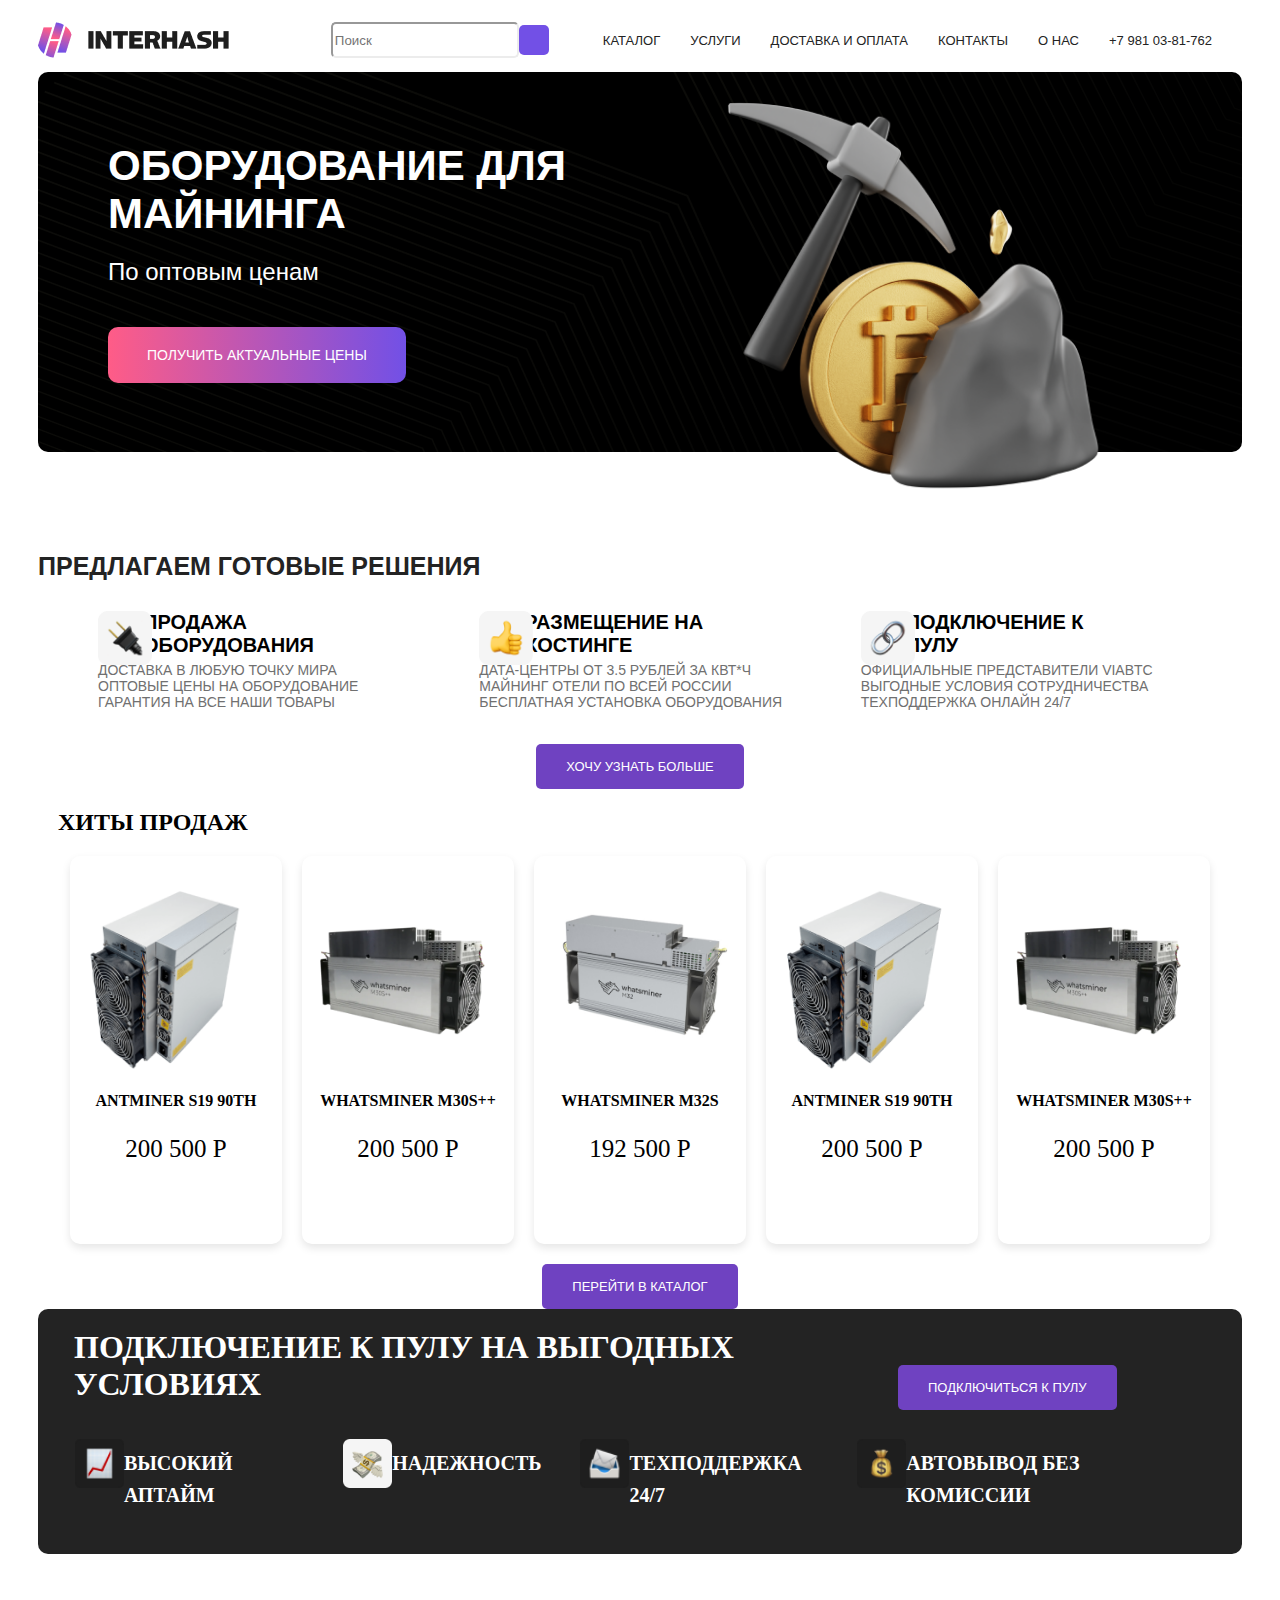
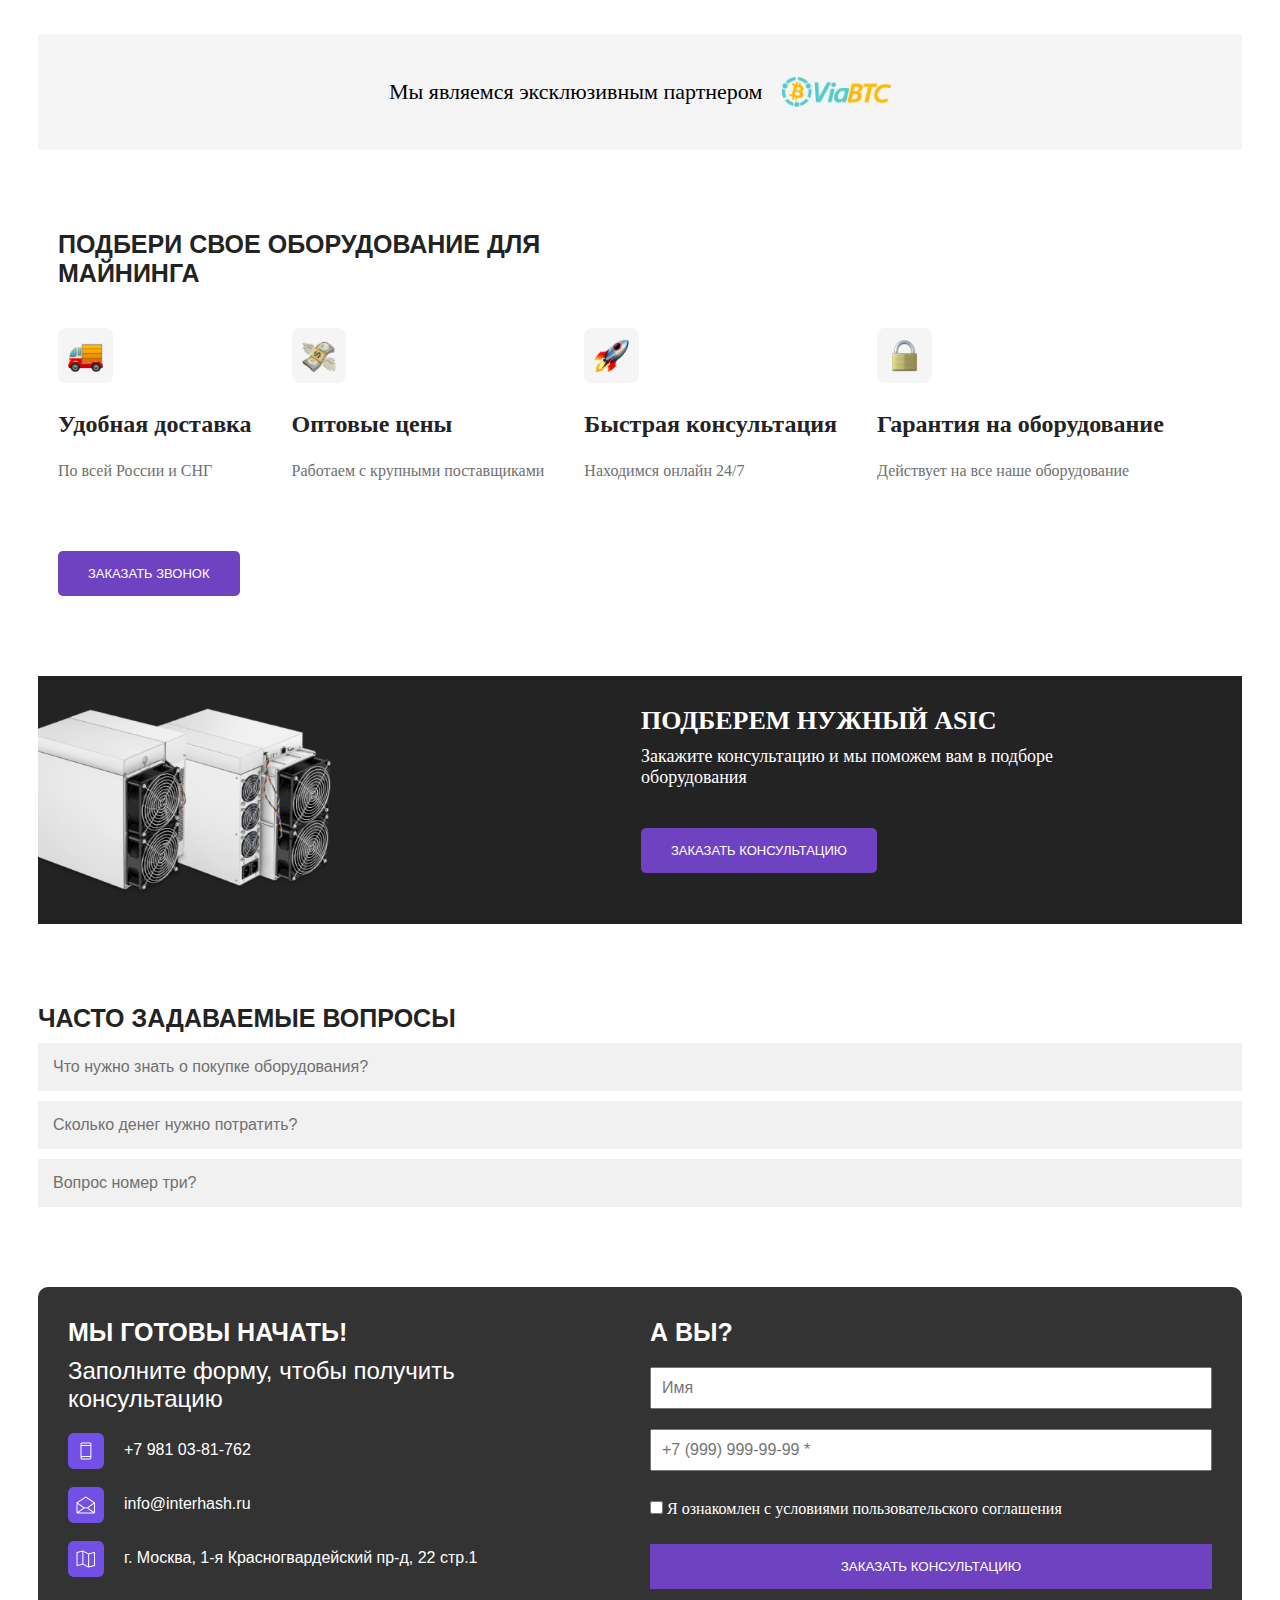
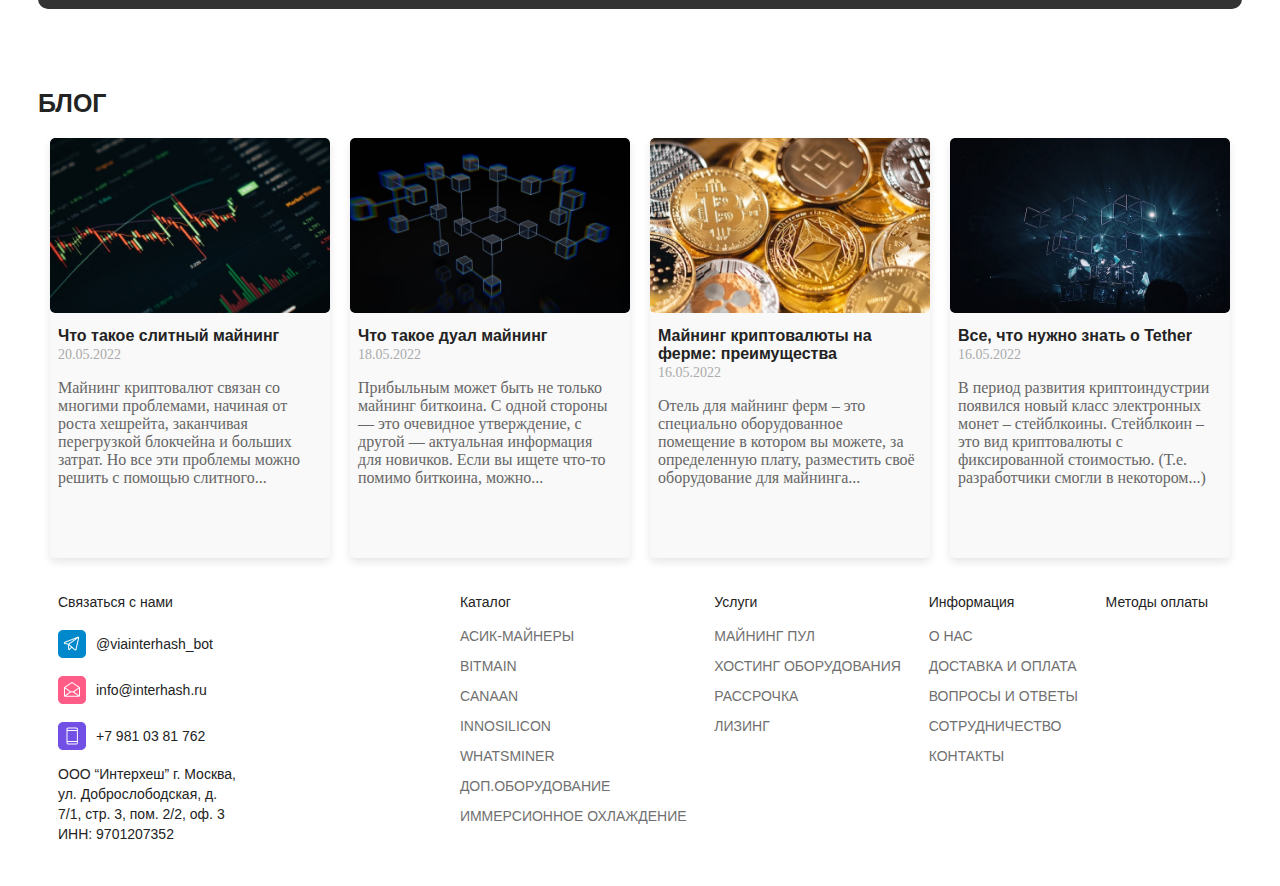
<file: Index.html>
<!DOCTYPE html>
<html lang="ru">
<head>
  <meta charset="UTF-8">
  <title>Interhash</title>
  <link rel="stylesheet" href="./Сайт крипта/head/style/styles.css"></linkrel>
</head>
<body>
    <header class="header">
      <img src="./Сайт крипта/head/style/img/logo1.png" alt ='Keeee' class="logo">
      <nav class="header__nav">
        <div class="search-box">
          <input class="search-text" type="text" name="" placeholder="Поиск">
          <a class="search-btn" href = "#!">
          </a>
        </div>
        <ul class="header__list">
          <li><a href="#!">КАТАЛОГ</a></li>
          <li><a href="#!">УСЛУГИ</a></li>
          <li><a href="#!">ДОСТАВКА И ОПЛАТА</a></li>
          <li><a href="#!">КОНТАКТЫ</a></li>
          <li><a href="#!">О НАС</a></li>
          <div class = 'number'>
            <a>+7 981 03-81-762</a>
          </div>
        </ul>
      </nav>
    </header>  
    <main class="main">
      <section class="welcom">
        <div class="container">
          <div class="box__welc">
            <div class="welcom__iner">
              <h1 class="welcom__subtitle">ОБОРУДОВАНИЕ ДЛЯ МАЙНИНГА</h1>
              <h2 class="welcom__des">По оптовым ценам</h2>
              <a href="#1" class = "button__wm">Получить актуальные цены</a>
            <img src="./Сайт крипта/head/style/img/mining.png" alt="" class="dig">
          </div>     
        </div>
        <section class="offer__top">
          <h1 class="offer__tx">ПРЕДЛАГАЕМ ГОТОВЫЕ РЕШЕНИЯ</h1>
          <section class="offer">
            <div class="container"></div>
            <div class="offer__list">
              <img src="./Сайт крипта/head/style/img/rozet.png" alt="" class="offerlt__img">
              <h4 class="offerlt__title">Продажа оборудования</h4>
              <p class="offerlt__tx1">Доставка в любую точку мира
                Оптовые цены на оборудование
                Гарантия на все наши товары</p>
            </div>
            <div class="offer__list">
              <img src="./Сайт крипта/head/style/img/like.png" alt="" class="offerlt__img">
              <h4 class="offerlt__title">Размещение на хостинге</h4>
              <p class="offerlt__tx1">Дата-центры от 3.5 рублей за кВт*ч
                Майнинг отели по всей России
                Бесплатная установка оборудования</p>
            </div>
            <div class="offer__list">
              <img src="./Сайт крипта/head/style/img/skrep.png" alt="" class="offerlt__img">
              <h4 class="offerlt__title">Подключение к пулу</h4>
              <p class="offerlt__tx1">Официальные представители ViaBTC
                Выгодные условия сотрудничества
                Техподдержка онлайн 24/7</p>
            </div>
          </section>
          <div class = "bt">
            <a href="#" class="button">ХОЧУ УЗНАТЬ БОЛЬШЕ</a>
          </div>
        </section>
        <div class="section">
          <h2>ХИТЫ ПРОДАЖ</h2>
          <div class="cards">
              <div class="card">
                  <img src="./Сайт крипта/head/style/img/первый манер.png" alt="Product 1" class = "img_card">
                  <h3>ANTMINER S19 90TH</h3>
                  <p>200 500 Р</p>
              </div>
              <div class="card">
                  <img src="./Сайт крипта/head/style/img/2манер.png" alt="Product 2" class = "img_card">
                  <h3>WHATSMINER M30S++</h3>
                  <p>200 500 Р</p>
              </div>
              <div class="card">
                  <img src="./Сайт крипта/head/style/img/3 майнер.png" alt="Product 3" class = "img_card">
                  <h3>WHATSMINER M32S</h3>
                  <p>192 500 Р</p>
              </div>
              <div class="card">
                  <img src="./Сайт крипта/head/style/img/4 майнер.png" alt="Product 4" class = "img_card">
                  <h3>ANTMINER S19 90TH</h3>
                  <p>200 500 Р</p>
              </div>
              <div class="card">
                  <img src="./Сайт крипта/head/style/img/5 майнер.png" alt="Product 5" class = "img_card">
                  <h3>WHATSMINER M30S++</h3>
                  <p>200 500 Р</p>
              </div>
              <a href="#" class="button">ПЕРЕЙТИ В КАТАЛОГ</a>
          </div>
        </div>
      </section>
      <div class="container">
        <div class="section dark">
          <h2>ПОДКЛЮЧЕНИЕ К ПУЛУ НА ВЫГОДНЫХ УСЛОВИЯХ</h2>
          <div class="cards_lm">
              <div class="card_lm">
                <img src="./Сайт крипта/head/style/img/высокий ап.png" class="img_lm">
                  <h3>ВЫСОКИЙ АПТАЙМ</h3>
              </div>
              <div class="card_lm">
                <img src="./Сайт крипта/head/style/img/Деньги.png" class="img_lm">
                  <h3>НАДЕЖНОСТЬ</h3>
              </div>
              <div class="card_lm">
                <img src="./Сайт крипта/head/style/img/Тех под.png" class="img_lm">
                  <h3>ТЕХПОДДЕРЖКА 24/7</h3>
              </div>
              <div class="card_lm">
                <img src="./Сайт крипта/head/style/img/Автовы.png" class="img_lm">
                  <h3>АВТОВЫВОД БЕЗ КОМИССИИ</h3>
              </div>
          </div>
          <a href="#" class="button_lm">ПОДКЛЮЧИТЬСЯ К ПУЛУ</a>
        </div>
        <div class="partner">
            <p>Мы являемся эксклюзивным партнером</p>
            <img src="./Сайт крипта/head/style/img/VIA.png" alt="ViaBTC">
        </div>
        <div class="section">
          <h2 class="offer__tx">ПОДБЕРИ СВОЕ ОБОРУДОВАНИЕ ДЛЯ МАЙНИНГА</h2>
          <div class="cards_equ">
              <div class="card_equ">
                  <img src="./Сайт крипта/head/style/img/Доставка.png" alt="Удобная доставка" class="img_equ">
                  <h3>Удобная доставка</h3>
                  <p>По всей России и СНГ</p>
              </div>
              <div class="card_equ">
                  <img src="./Сайт крипта/head/style/img/Деньги.png" alt="Оптовые цены" class="img_equ">
                  <h3>Оптовые цены</h3>
                  <p>Работаем с крупными поставщиками</p>
              </div>
              <div class="card_equ">
                  <img src="./Сайт крипта/head/style/img/Ракета.png" alt="Быстрая консультация" class="img_equ">
                  <h3>Быстрая консультация</h3>
                  <p>Находимся онлайн 24/7</p>
              </div>
              <div class="card_equ">
                  <img src="./Сайт крипта/head/style/img/Замок.png" alt="Гарантия на оборудование" class="img_equ">
                  <h3>Гарантия на оборудование</h3>
                  <p>Действует на все наше оборудование</p>
              </div>
          </div>
          <div class="button-container">
              <a href="#" class="button">ЗАКАЗАТЬ ЗВОНОК</a>
          </div>
        </div>
        <div class="section dark1">
          <img src="./Сайт крипта/head/style/img/asic.png" class="asic">
          <div class="text_as">
            <h1 class="as_tx">ПОДБЕРЕМ НУЖНЫЙ ASIC</h1>
            <p class="as_tx2">Закажите консультацию и мы поможем вам в подборе оборудования</p>
            <div class="button-container">
              <a href="#" class="button">ЗАКАЗАТЬ КОНСУЛЬТАЦИЮ</a>
          </div>
          </div>   
        </div>
        <section class="faq">
          <h2 class="offer__tx">ЧАСТО ЗАДАВАЕМЫЕ ВОПРОСЫ</h2>
          <div class="faq-item">
              <button class="faq-question">Что нужно знать о покупке оборудования?</button>
          </div>
          <div class="faq-item">
              <button class="faq-question">Сколько денег нужно потратить?</button>
          </div>
          <div class="faq-item">
              <button class="faq-question">Вопрос номер три?</button>
          </div>
        </section>
        <section class="contact">
          <div class="contact-container">
              <div class="contact-left">
                  <h2>МЫ ГОТОВЫ НАЧАТЬ!</h2>
                  <p class="form">Заполните форму, чтобы получить консультацию</p>
                  <div class="contact-details">
                    <div class="card_ct">
                      <img src="./Сайт крипта/head/style/img/Мобил.png" class="cd_img"></img>
                      <p>+7 981 03-81-762</p>
                    </div>
                    <div class="card_ct">
                      <img src="./Сайт крипта/head/style/img/Почта.png" class="cd_img"></img>
                      <p>info@interhash.ru</p>
                    </div>
                    <div class="card_ct">
                      <img src="./Сайт крипта/head/style/img/Карта.png" class="cd_img">
                      <p>г. Москва, 1-я Красногвардейский пр-д, 22 стр.1</p>
                    </div>
                  </div>
              </div>
              <div class="contact-right">
                <h2>А ВЫ?</h2>
                  <form>
                      <input type="text" placeholder="Имя" required>
                      <input type="tel" placeholder="+7 (999) 999-99-99 *" required>
                      <label>
                          <input type="checkbox" required> Я ознакомлен с условиями пользовательского соглашения
                      </label>
                      <button type="submit">ЗАКАЗАТЬ КОНСУЛЬТАЦИЮ</button>
                  </form>
              </div>
          </div>
        </section>
        <section class="blog">
          <h2 class="offer__tx">БЛОГ</h2>
          <div class="blog-posts">
              <div class="blog-post">
                  <img src="./Сайт крипта/head/style/img/img1.png" alt="Что такое слитный майнинг">
                  <h3>Что такое слитный майнинг</h3>
                  <span class="date">20.05.2022</span>
                  <p>Майнинг криптовалют связан со
                    многими проблемами, начиная от роста хешрейта, заканчивая
                    перегрузкой блокчейна и больших 
                    затрат. Но все эти проблемы можно 
                    решить с помощью слитного...</p>
              </div>
              <div class="blog-post">
                  <img src="./Сайт крипта/head/style/img/img2.png" alt="Что такое дуал майнинг">
                  <h3>Что такое дуал майнинг</h3>
                  <span class="date">18.05.2022</span>
                  <p>Прибыльным может быть не только 
                    майнинг биткоина. С одной стороны 
                    — это очевидное утверждение, с 
                    другой — актуальная информация 
                    для новичков. Если вы ищете что-то 
                    помимо биткоина, можно...</p>
              </div>
              <div class="blog-post">
                  <img src="./Сайт крипта/head/style/img/img3.png" alt="Майнинг криптовалюты на ферме: преимущества">
                  <h3>Майнинг криптовалюты на ферме: преимущества</h3>
                  <span class="date">16.05.2022</span>
                  <p>Отель для майнинг ферм – это 
                    специально оборудованное 
                    помещение в котором вы можете, за 
                    определенную плату, разместить 
                    своё оборудование для майнинга...</p>
              </div>
              <div class="blog-post">
                  <img src="./Сайт крипта/head/style/img/img4.png" alt="Все, что нужно знать о Tether">
                  <h3>Все, что нужно знать о Tether</h3>
                  <span class="date">16.05.2022</span>
                  <p>В период развития криптоиндустрии 
                    появился новый класс электронных 
                    монет – стейблкоины.
                    Стейблкоин – это вид криптовалюты 
                    с фиксированной стоимостью. (Т.е. 
                    разработчики смогли в некотором...)</p>
              </div>
          </div>
        </section>
        <footer>
          <div class="footer-content">
            <div class="footer-left">
              <h3 class="footer_hed">Связаться с нами</h3>
              <div class="card_cont">
                <img src="./Сайт крипта/head/style/img/TG.png" class="cont_img" />
                <p>@viainterhash_bot</p>
              </div>
              <div class="card_cont">
                <img src="./Сайт крипта/head/style/img/gmail.png" class="cont_img" />
                <p>info@interhash.ru</p>
              </div>
              <div class="card_cont">
                <img src="./Сайт крипта/head/style/img/phone.png" class="cont_img" />
                <p>+7 981 03 81 762</p>
              </div>
              <p>ООО “Интерхеш” г. Москва, ул. Доброслободская, д. 7/1, стр. 3, пом. 2/2, оф. 3 ИНН: 9701207352</p>
            </div>
            <div class="footer-right">
              <ul>
                <li><h3 href="#"class="footer_hed">Каталог</h3></li>
                <li><a href="#">Асик-майнеры</a></li>
                <li><a href="#">Bitmain</a></li>
                <li><a href="#">Canaan</a></li>
                <li><a href="#">Innosilicon</a></li>
                <li><a href="#">Whatsminer</a></li>
                <li><a href="#">Доп.оборудование</a></li>
                <li><a href="#">Иммерсионное охлаждение</a></li>
              </ul>
              <ul>
                <li><h3 href="#" class="footer_hed">Услуги</h3></li>
                <li><a href="#">Майнинг пул</a></li>
                <li><a href="#">Хостинг оборудования</a></li>
                <li><a href="#">Рассрочка</a></li>
                <li><a href="#">Лизинг</a></li>
              </ul>
              <ul>
                <li><h3 href="#" class="footer_hed">Информация</h3></li>
                <li><a href="#">О нас</a></li>
                <li><a href="#">Доставка и оплата</a></li>
                <li><a href="#">Вопросы и ответы</a></li>
                <li><a href="#">Сотрудничество</a></li>
                <li><a href="#">Контакты</a></li>
              </ul>
              <ul>
                <li><h3 href="#" class="footer_hed">Методы оплаты</h3></li>
              </ul>
            </div>
          </div>
        </footer>
      </div>
      </div>
    </main>
</body>
</html>
</file>
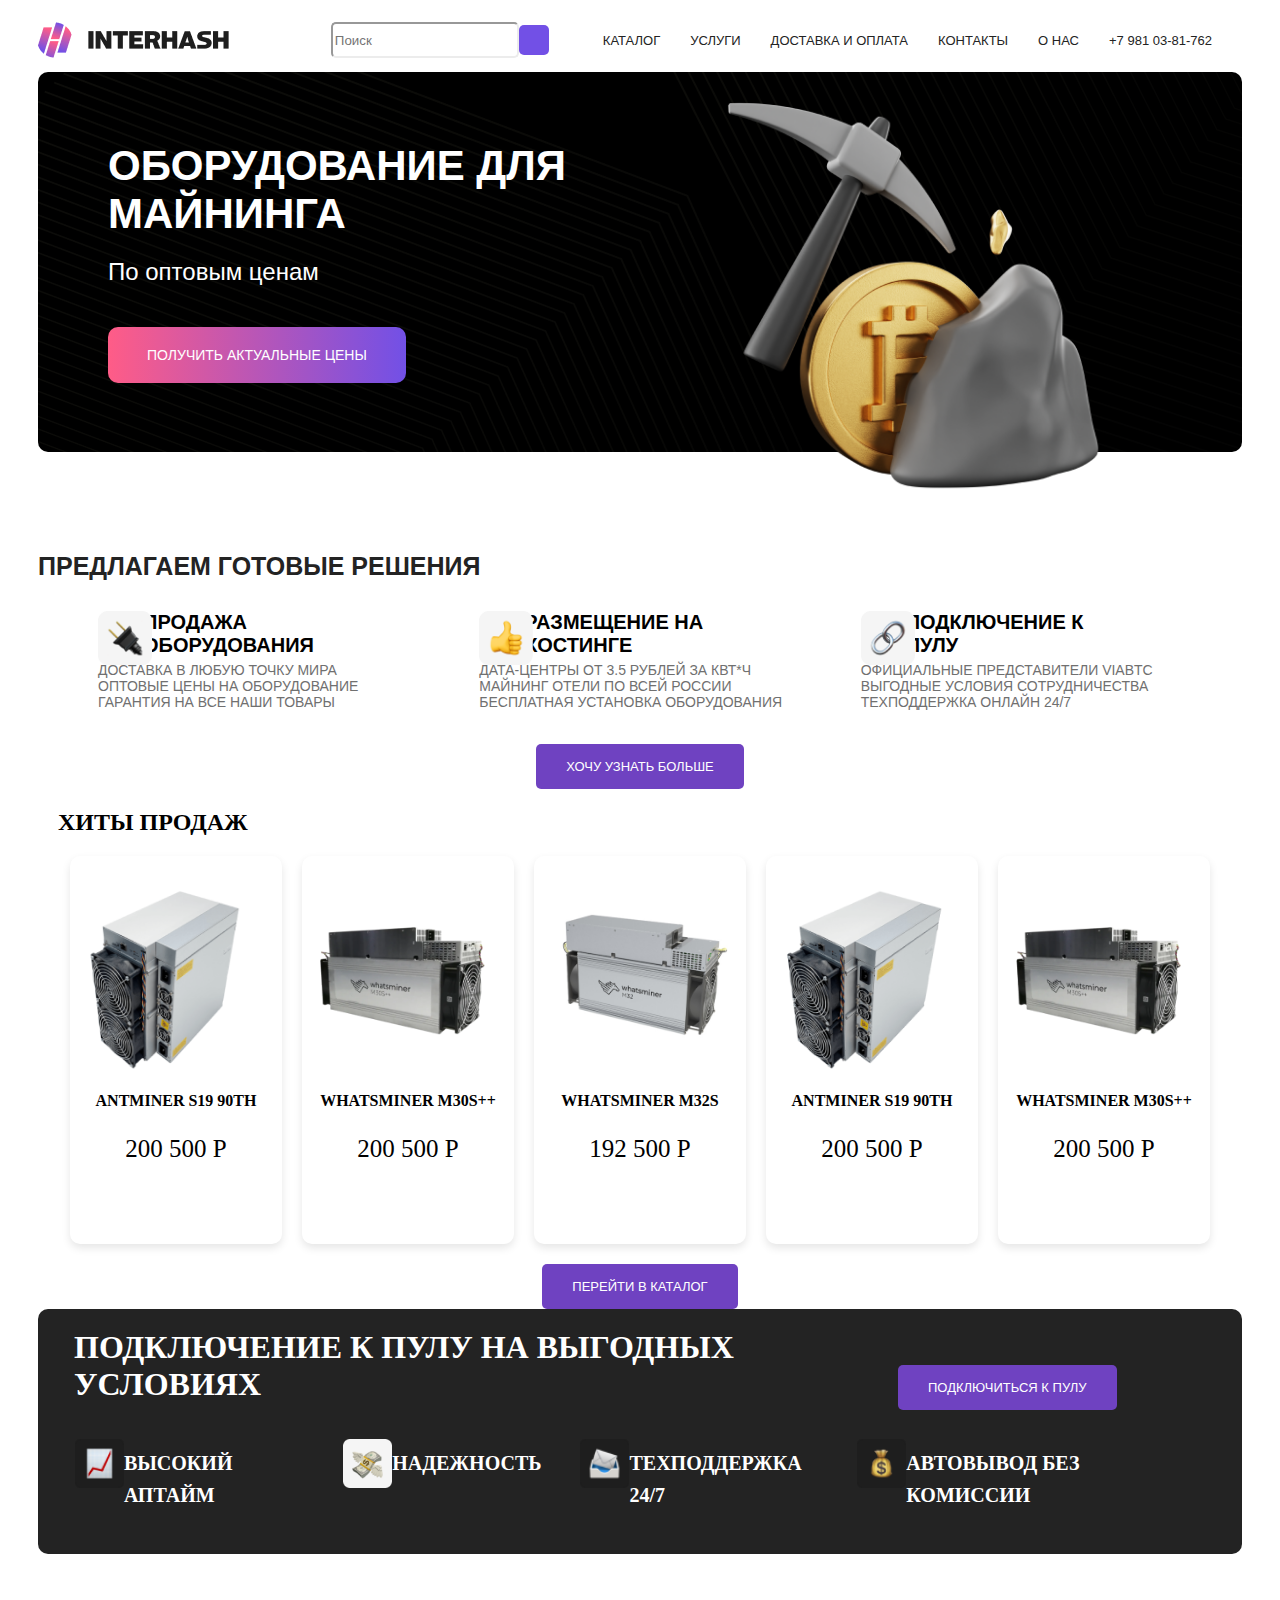
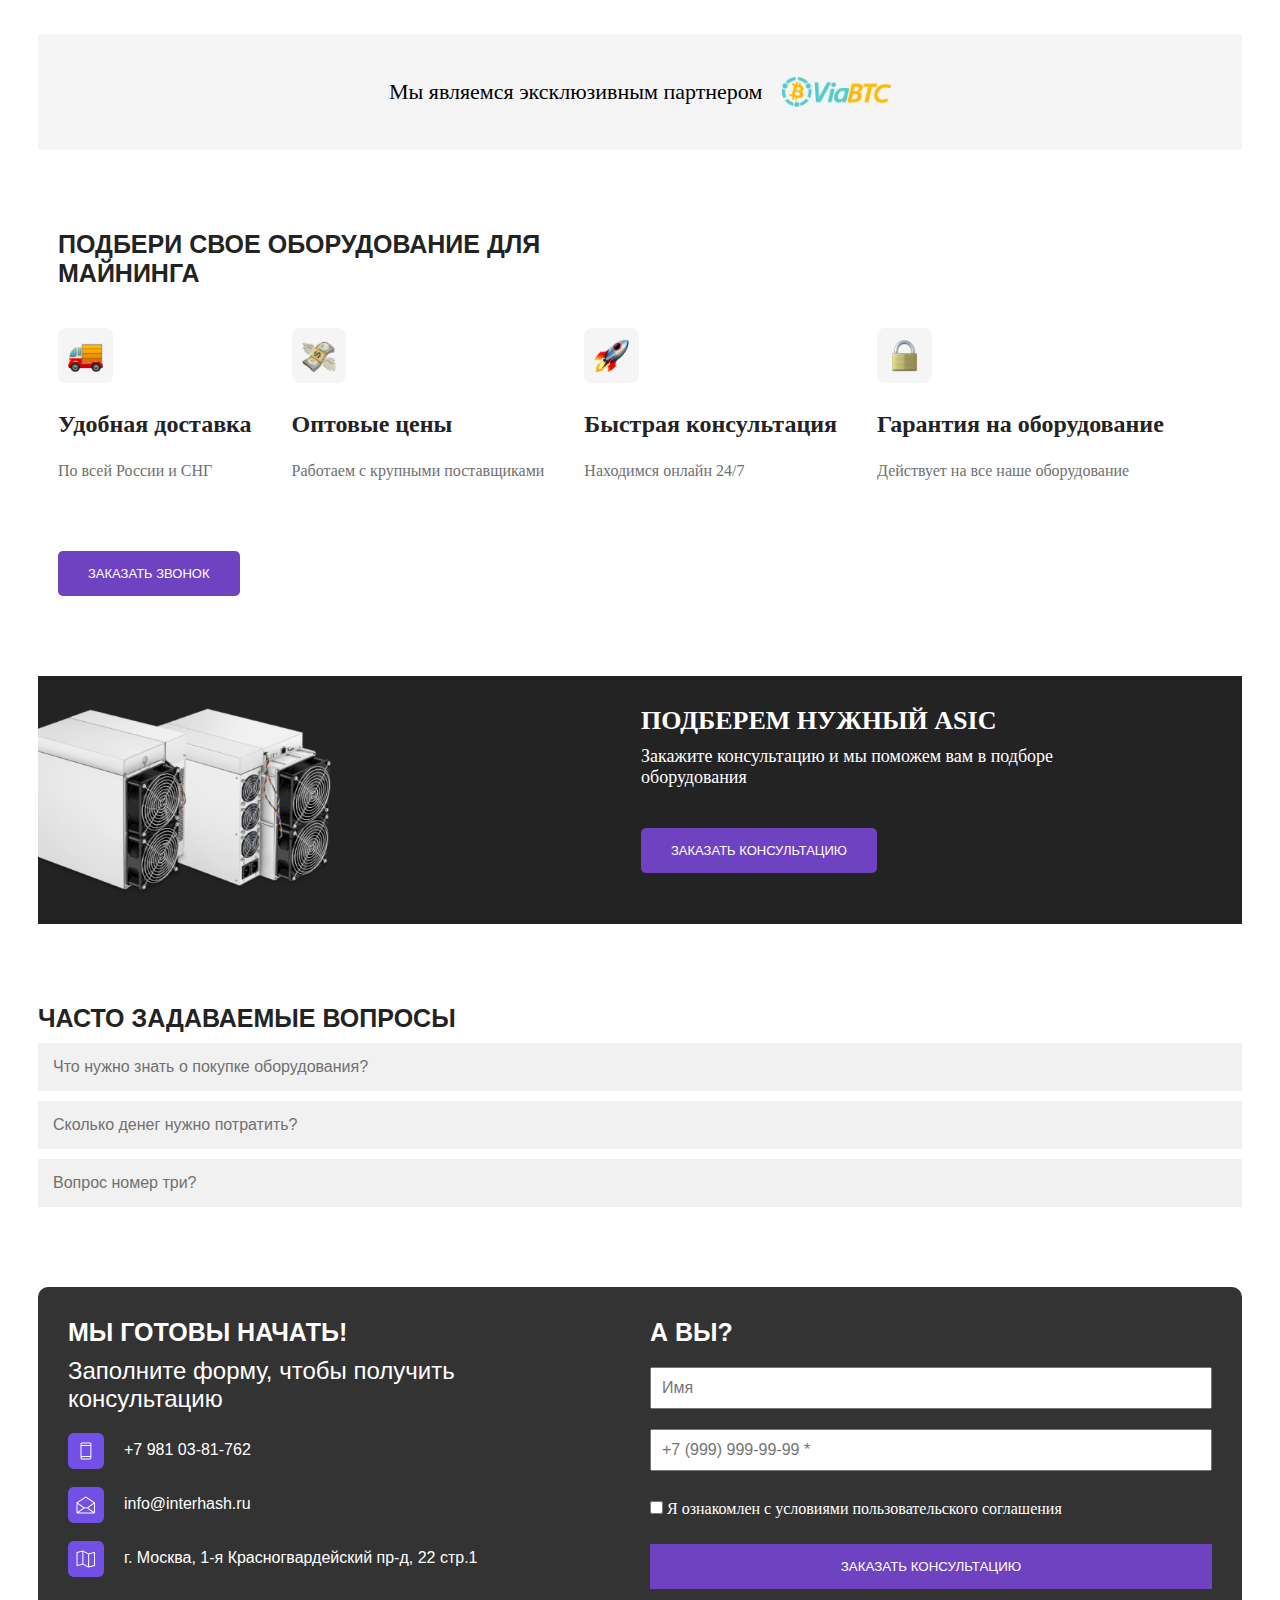
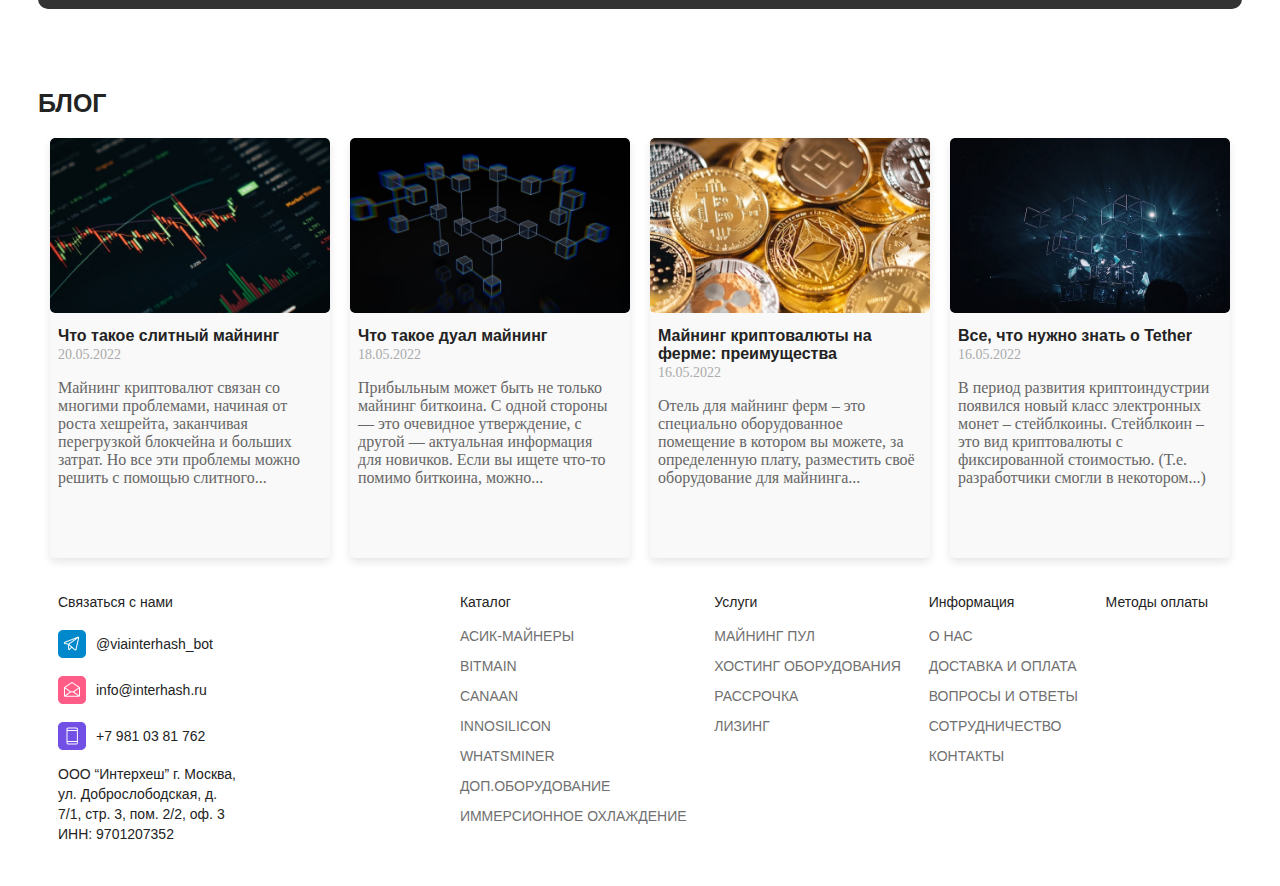
<file: Сайт крипта/Index.html>
<!DOCTYPE html>
<html lang="ru">
<head>
  <meta charset="UTF-8">
  <title>Interhash</title>
  <link rel="stylesheet" href="./head/style/styles.css"></linkrel>
</head>
<body>
    <header class="header">
      <img src="./head/style/img/logo1.png" alt ='Keeee' class="logo">
      <nav class="header__nav">
        <div class="search-box">
          <input class="search-text" type="text" name="" placeholder="Поиск">
          <a class="search-btn" href = "#!">
          </a>
        </div>
        <ul class="header__list">
          <li><a href="#!">КАТАЛОГ</a></li>
          <li><a href="#!">УСЛУГИ</a></li>
          <li><a href="#!">ДОСТАВКА И ОПЛАТА</a></li>
          <li><a href="#!">КОНТАКТЫ</a></li>
          <li><a href="#!">О НАС</a></li>
          <div class = 'number'>
            <a>+7 981 03-81-762</a>
          </div>
        </ul>
      </nav>
    </header>  
    <main class="main">
      <section class="welcom">
        <div class="container">
          <div class="box__welc">
            <div class="welcom__iner">
              <h1 class="welcom__subtitle">ОБОРУДОВАНИЕ ДЛЯ МАЙНИНГА</h1>
              <h2 class="welcom__des">По оптовым ценам</h2>
              <a href="#1" class = "button__wm">Получить актуальные цены</a>
            <img src="./head/style/img/mining.png" alt="" class="dig">
          </div>     
        </div>
        <section class="offer__top">
          <h1 class="offer__tx">ПРЕДЛАГАЕМ ГОТОВЫЕ РЕШЕНИЯ</h1>
          <section class="offer">
            <div class="container"></div>
            <div class="offer__list">
              <img src="./head/style/img/rozet.png" alt="" class="offerlt__img">
              <h4 class="offerlt__title">Продажа оборудования</h4>
              <p class="offerlt__tx1">Доставка в любую точку мира
                Оптовые цены на оборудование
                Гарантия на все наши товары</p>
            </div>
            <div class="offer__list">
              <img src="./head/style/img/like.png" alt="" class="offerlt__img">
              <h4 class="offerlt__title">Размещение на хостинге</h4>
              <p class="offerlt__tx1">Дата-центры от 3.5 рублей за кВт*ч
                Майнинг отели по всей России
                Бесплатная установка оборудования</p>
            </div>
            <div class="offer__list">
              <img src="./head/style/img/skrep.png" alt="" class="offerlt__img">
              <h4 class="offerlt__title">Подключение к пулу</h4>
              <p class="offerlt__tx1">Официальные представители ViaBTC
                Выгодные условия сотрудничества
                Техподдержка онлайн 24/7</p>
            </div>
          </section>
          <div class = "bt">
            <a href="#" class="button">ХОЧУ УЗНАТЬ БОЛЬШЕ</a>
          </div>
        </section>
        <div class="section">
          <h2>ХИТЫ ПРОДАЖ</h2>
          <div class="cards">
              <div class="card">
                  <img src="./head/style/img/первый манер.png" alt="Product 1" class = "img_card">
                  <h3>ANTMINER S19 90TH</h3>
                  <p>200 500 Р</p>
              </div>
              <div class="card">
                  <img src="./head/style/img/2манер.png" alt="Product 2" class = "img_card">
                  <h3>WHATSMINER M30S++</h3>
                  <p>200 500 Р</p>
              </div>
              <div class="card">
                  <img src="./head/style/img/3 майнер.png" alt="Product 3" class = "img_card">
                  <h3>WHATSMINER M32S</h3>
                  <p>192 500 Р</p>
              </div>
              <div class="card">
                  <img src="./head/style/img/4 майнер.png" alt="Product 4" class = "img_card">
                  <h3>ANTMINER S19 90TH</h3>
                  <p>200 500 Р</p>
              </div>
              <div class="card">
                  <img src="./head/style/img/5 майнер.png" alt="Product 5" class = "img_card">
                  <h3>WHATSMINER M30S++</h3>
                  <p>200 500 Р</p>
              </div>
              <a href="#" class="button">ПЕРЕЙТИ В КАТАЛОГ</a>
          </div>
        </div>
      </section>
      <div class="container">
        <div class="section dark">
          <h2>ПОДКЛЮЧЕНИЕ К ПУЛУ НА ВЫГОДНЫХ УСЛОВИЯХ</h2>
          <div class="cards_lm">
              <div class="card_lm">
                <img src="./head/style/img/высокий ап.png" class="img_lm">
                  <h3>ВЫСОКИЙ АПТАЙМ</h3>
              </div>
              <div class="card_lm">
                <img src="./head/style/img/Деньги.png" class="img_lm">
                  <h3>НАДЕЖНОСТЬ</h3>
              </div>
              <div class="card_lm">
                <img src="./head/style/img/Тех под.png" class="img_lm">
                  <h3>ТЕХПОДДЕРЖКА 24/7</h3>
              </div>
              <div class="card_lm">
                <img src="./head/style/img/Автовы.png" class="img_lm">
                  <h3>АВТОВЫВОД БЕЗ КОМИССИИ</h3>
              </div>
          </div>
          <a href="#" class="button_lm">ПОДКЛЮЧИТЬСЯ К ПУЛУ</a>
        </div>
        <div class="partner">
            <p>Мы являемся эксклюзивным партнером</p>
            <img src="./head/style/img/VIA.png" alt="ViaBTC">
        </div>
        <div class="section">
          <h2 class="offer__tx">ПОДБЕРИ СВОЕ ОБОРУДОВАНИЕ ДЛЯ МАЙНИНГА</h2>
          <div class="cards_equ">
              <div class="card_equ">
                  <img src="./head/style/img/Доставка.png" alt="Удобная доставка" class="img_equ">
                  <h3>Удобная доставка</h3>
                  <p>По всей России и СНГ</p>
              </div>
              <div class="card_equ">
                  <img src="./head/style/img/Деньги.png" alt="Оптовые цены" class="img_equ">
                  <h3>Оптовые цены</h3>
                  <p>Работаем с крупными поставщиками</p>
              </div>
              <div class="card_equ">
                  <img src="./head/style/img/Ракета.png" alt="Быстрая консультация" class="img_equ">
                  <h3>Быстрая консультация</h3>
                  <p>Находимся онлайн 24/7</p>
              </div>
              <div class="card_equ">
                  <img src="./head/style/img/Замок.png" alt="Гарантия на оборудование" class="img_equ">
                  <h3>Гарантия на оборудование</h3>
                  <p>Действует на все наше оборудование</p>
              </div>
          </div>
          <div class="button-container">
              <a href="#" class="button">ЗАКАЗАТЬ ЗВОНОК</a>
          </div>
        </div>
        <div class="section dark1">
          <img src="./head/style/img/asic.png" class="asic">
          <div class="text_as">
            <h1 class="as_tx">ПОДБЕРЕМ НУЖНЫЙ ASIC</h1>
            <p class="as_tx2">Закажите консультацию и мы поможем вам в подборе оборудования</p>
            <div class="button-container">
              <a href="#" class="button">ЗАКАЗАТЬ КОНСУЛЬТАЦИЮ</a>
          </div>
          </div>   
        </div>
        <section class="faq">
          <h2 class="offer__tx">ЧАСТО ЗАДАВАЕМЫЕ ВОПРОСЫ</h2>
          <div class="faq-item">
              <button class="faq-question">Что нужно знать о покупке оборудования?</button>
          </div>
          <div class="faq-item">
              <button class="faq-question">Сколько денег нужно потратить?</button>
          </div>
          <div class="faq-item">
              <button class="faq-question">Вопрос номер три?</button>
          </div>
        </section>
        <section class="contact">
          <div class="contact-container">
              <div class="contact-left">
                  <h2>МЫ ГОТОВЫ НАЧАТЬ!</h2>
                  <p class="form">Заполните форму, чтобы получить консультацию</p>
                  <div class="contact-details">
                    <div class="card_ct">
                      <img src="./head/style/img/Мобил.png" class="cd_img"></img>
                      <p>+7 981 03-81-762</p>
                    </div>
                    <div class="card_ct">
                      <img src="./head/style/img/Почта.png" class="cd_img"></img>
                      <p>info@interhash.ru</p>
                    </div>
                    <div class="card_ct">
                      <img src="./head/style/img/Карта.png" class="cd_img">
                      <p>г. Москва, 1-я Красногвардейский пр-д, 22 стр.1</p>
                    </div>
                  </div>
              </div>
              <div class="contact-right">
                <h2>А ВЫ?</h2>
                  <form>
                      <input type="text" placeholder="Имя" required>
                      <input type="tel" placeholder="+7 (999) 999-99-99 *" required>
                      <label>
                          <input type="checkbox" required> Я ознакомлен с условиями пользовательского соглашения
                      </label>
                      <button type="submit">ЗАКАЗАТЬ КОНСУЛЬТАЦИЮ</button>
                  </form>
              </div>
          </div>
        </section>
        <section class="blog">
          <h2 class="offer__tx">БЛОГ</h2>
          <div class="blog-posts">
              <div class="blog-post">
                  <img src="./head/style/img/img1.png" alt="Что такое слитный майнинг">
                  <h3>Что такое слитный майнинг</h3>
                  <span class="date">20.05.2022</span>
                  <p>Майнинг криптовалют связан со
                    многими проблемами, начиная от роста хешрейта, заканчивая
                    перегрузкой блокчейна и больших 
                    затрат. Но все эти проблемы можно 
                    решить с помощью слитного...</p>
              </div>
              <div class="blog-post">
                  <img src="./head/style/img/img2.png" alt="Что такое дуал майнинг">
                  <h3>Что такое дуал майнинг</h3>
                  <span class="date">18.05.2022</span>
                  <p>Прибыльным может быть не только 
                    майнинг биткоина. С одной стороны 
                    — это очевидное утверждение, с 
                    другой — актуальная информация 
                    для новичков. Если вы ищете что-то 
                    помимо биткоина, можно...</p>
              </div>
              <div class="blog-post">
                  <img src="./head/style/img/img3.png" alt="Майнинг криптовалюты на ферме: преимущества">
                  <h3>Майнинг криптовалюты на ферме: преимущества</h3>
                  <span class="date">16.05.2022</span>
                  <p>Отель для майнинг ферм – это 
                    специально оборудованное 
                    помещение в котором вы можете, за 
                    определенную плату, разместить 
                    своё оборудование для майнинга...</p>
              </div>
              <div class="blog-post">
                  <img src="./head/style/img/img4.png" alt="Все, что нужно знать о Tether">
                  <h3>Все, что нужно знать о Tether</h3>
                  <span class="date">16.05.2022</span>
                  <p>В период развития криптоиндустрии 
                    появился новый класс электронных 
                    монет – стейблкоины.
                    Стейблкоин – это вид криптовалюты 
                    с фиксированной стоимостью. (Т.е. 
                    разработчики смогли в некотором...)</p>
              </div>
          </div>
        </section>
        <footer>
          <div class="footer-content">
            <div class="footer-left">
              <h3 class="footer_hed">Связаться с нами</h3>
              <div class="card_cont">
                <img src="./head/style/img/TG.png" class="cont_img" />
                <p>@viainterhash_bot</p>
              </div>
              <div class="card_cont">
                <img src="./head/style/img/gmail.png" class="cont_img" />
                <p>info@interhash.ru</p>
              </div>
              <div class="card_cont">
                <img src="./head/style/img/phone.png" class="cont_img" />
                <p>+7 981 03 81 762</p>
              </div>
              <p>ООО “Интерхеш” г. Москва, ул. Доброслободская, д. 7/1, стр. 3, пом. 2/2, оф. 3 ИНН: 9701207352</p>
            </div>
            <div class="footer-right">
              <ul>
                <li><h3 href="#"class="footer_hed">Каталог</h3></li>
                <li><a href="#">Асик-майнеры</a></li>
                <li><a href="#">Bitmain</a></li>
                <li><a href="#">Canaan</a></li>
                <li><a href="#">Innosilicon</a></li>
                <li><a href="#">Whatsminer</a></li>
                <li><a href="#">Доп.оборудование</a></li>
                <li><a href="#">Иммерсионное охлаждение</a></li>
              </ul>
              <ul>
                <li><h3 href="#" class="footer_hed">Услуги</h3></li>
                <li><a href="#">Майнинг пул</a></li>
                <li><a href="#">Хостинг оборудования</a></li>
                <li><a href="#">Рассрочка</a></li>
                <li><a href="#">Лизинг</a></li>
              </ul>
              <ul>
                <li><h3 href="#" class="footer_hed">Информация</h3></li>
                <li><a href="#">О нас</a></li>
                <li><a href="#">Доставка и оплата</a></li>
                <li><a href="#">Вопросы и ответы</a></li>
                <li><a href="#">Сотрудничество</a></li>
                <li><a href="#">Контакты</a></li>
              </ul>
              <ul>
                <li><h3 href="#" class="footer_hed">Методы оплаты</h3></li>
              </ul>
            </div>
          </div>
        </footer>
      </div>
      </div>
    </main>
</body>
</html>
</file>
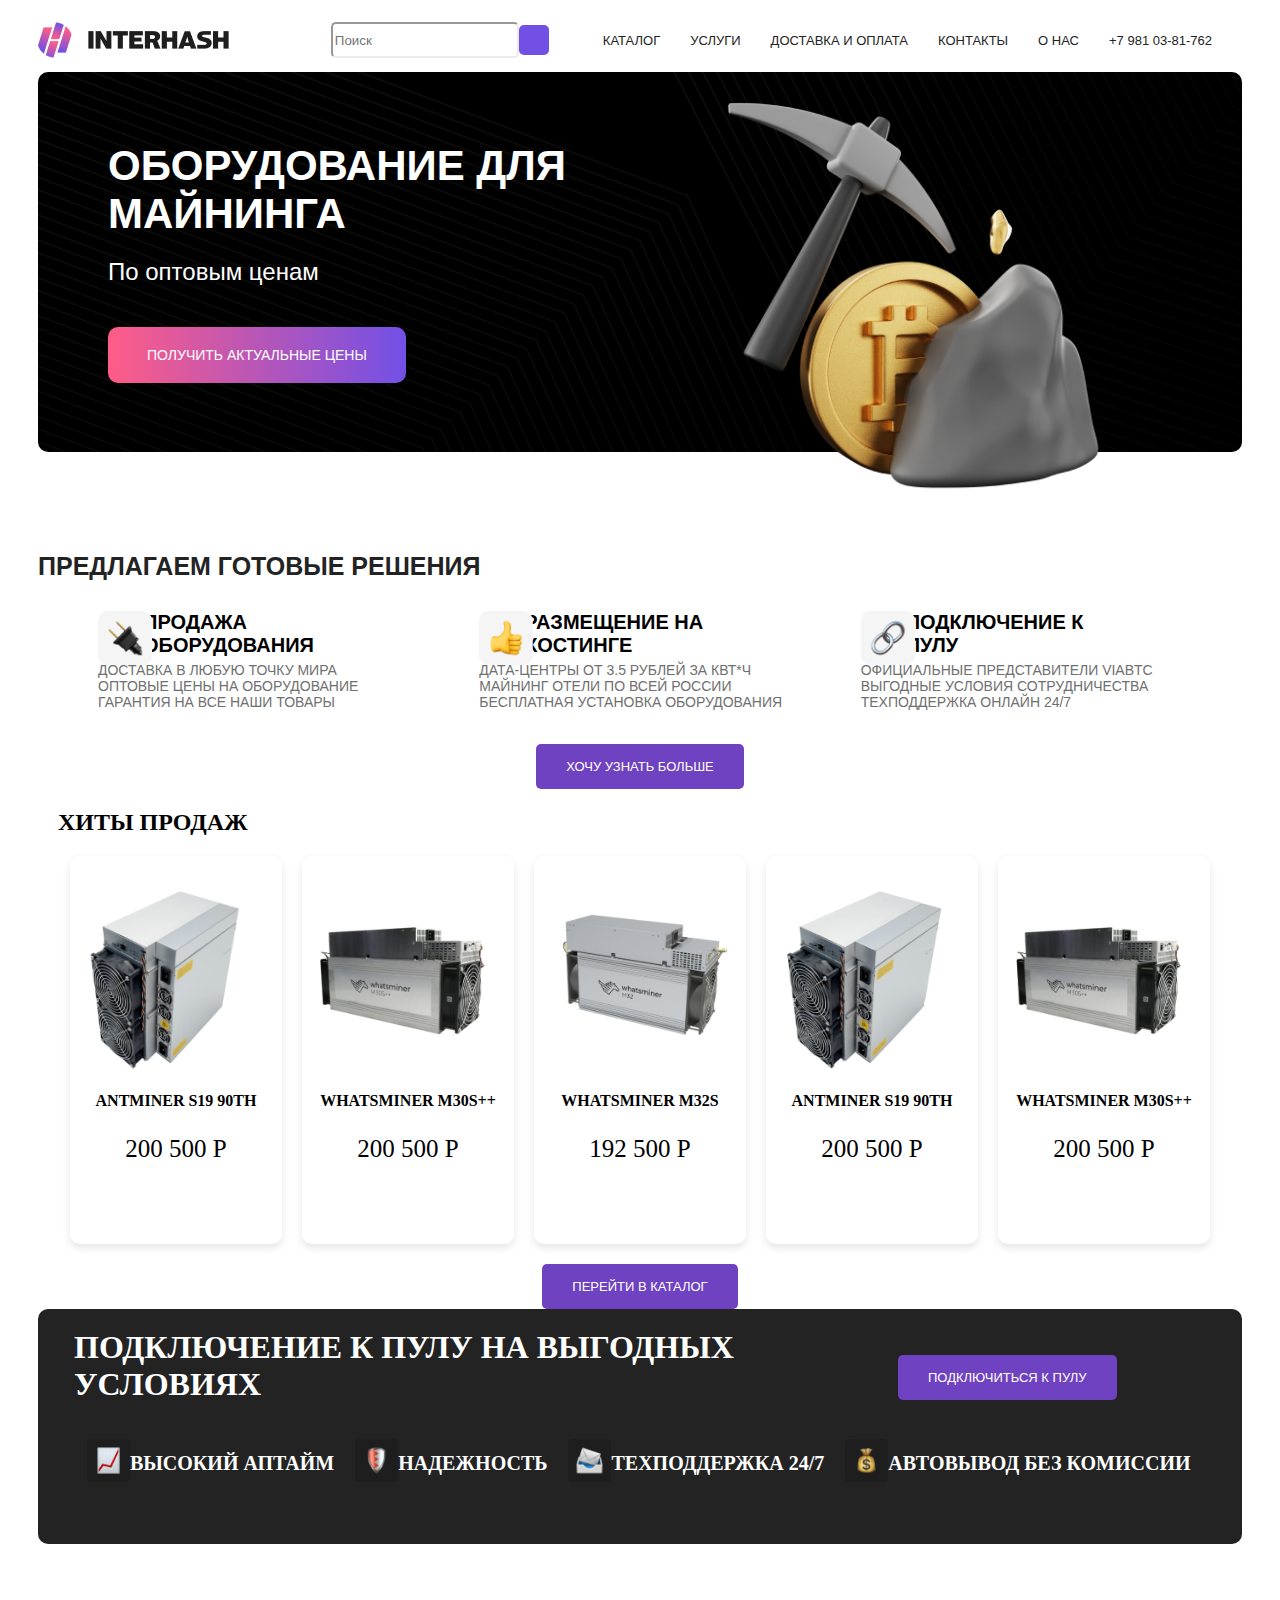
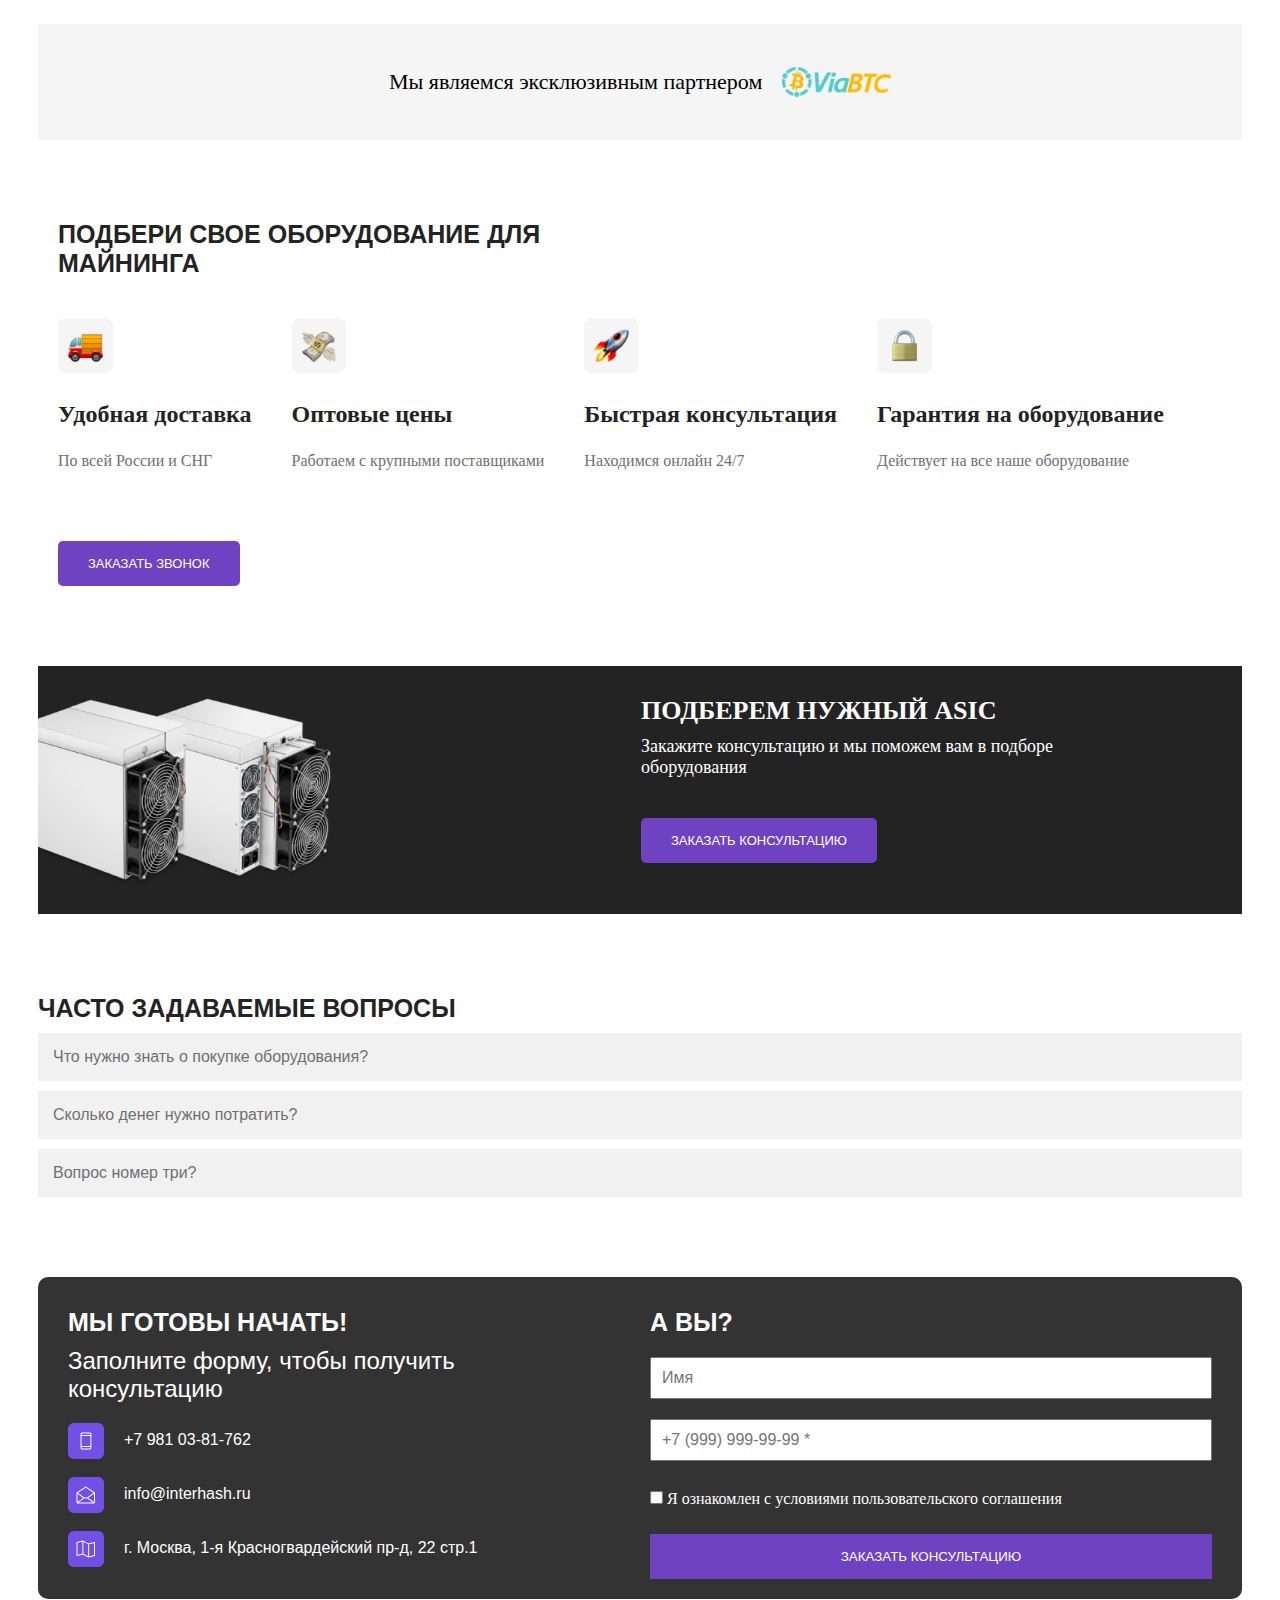
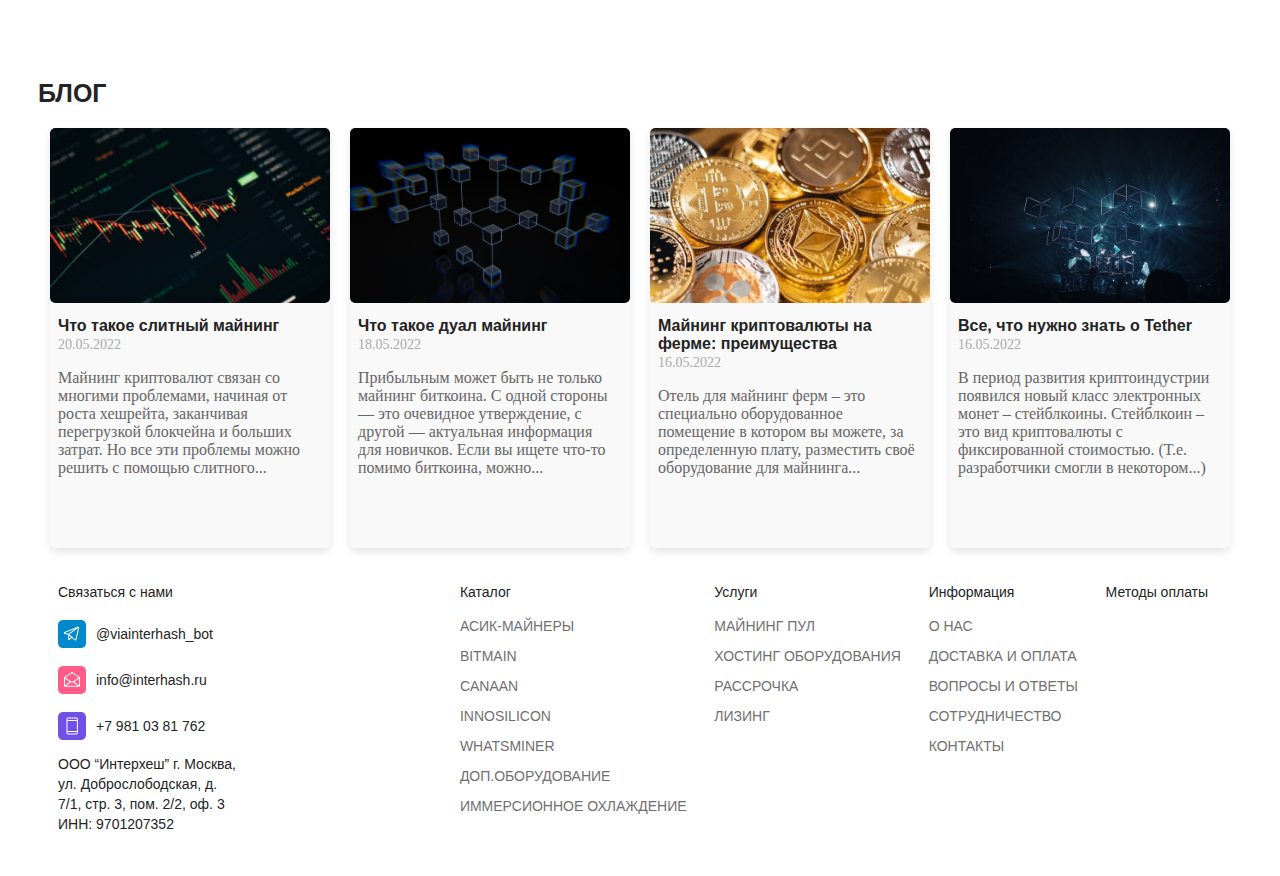
<file: Сайт крипта/head/Index.html>
<!DOCTYPE html>
<html lang="ru">
<head>
  <meta charset="UTF-8">
  <title>Interhash</title>
  <link rel="stylesheet" href="./style/styles.css"></linkrel>
</head>
<body>
    <header class="header">
      <img src="./style/img/logo1.png" alt ='Keeee' class="logo">
      <nav class="header__nav">
        <div class="search-box">
          <input class="search-text" type="text" name="" placeholder="Поиск">
          <a class="search-btn" href = "#!">
          </a>
        </div>
        <ul class="header__list">
          <li><a href="#!">КАТАЛОГ</a></li>
          <li><a href="#!">УСЛУГИ</a></li>
          <li><a href="#!">ДОСТАВКА И ОПЛАТА</a></li>
          <li><a href="#!">КОНТАКТЫ</a></li>
          <li><a href="#!">О НАС</a></li>
          <div class = 'number'>
            <a>+7 981 03-81-762</a>
          </div>
        </ul>
      </nav>
    </header>  
    <main class="main">
      <section class="welcom">
        <div class="container">
          <div class="box__welc">
            <div class="welcom__iner">
              <h1 class="welcom__subtitle">ОБОРУДОВАНИЕ ДЛЯ МАЙНИНГА</h1>
              <h2 class="welcom__des">По оптовым ценам</h2>
              <a href="#1" class = "button__wm">Получить актуальные цены</a>
            <img src="./style/img/mining.png" alt="" class="dig">
          </div>     
        </div>
        <section class="offer__top">
          <h1 class="offer__tx">ПРЕДЛАГАЕМ ГОТОВЫЕ РЕШЕНИЯ</h1>
          <section class="offer">
            <div class="container"></div>
            <div class="offer__list">
              <img src="./style/img/rozet.png" alt="" class="offerlt__img">
              <h4 class="offerlt__title">Продажа оборудования</h4>
              <p class="offerlt__tx1">Доставка в любую точку мира
                Оптовые цены на оборудование
                Гарантия на все наши товары</p>
            </div>
            <div class="offer__list">
              <img src="./style/img/like.png" alt="" class="offerlt__img">
              <h4 class="offerlt__title">Размещение на хостинге</h4>
              <p class="offerlt__tx1">Дата-центры от 3.5 рублей за кВт*ч
                Майнинг отели по всей России
                Бесплатная установка оборудования</p>
            </div>
            <div class="offer__list">
              <img src="./style/img/skrep.png" alt="" class="offerlt__img">
              <h4 class="offerlt__title">Подключение к пулу</h4>
              <p class="offerlt__tx1">Официальные представители ViaBTC
                Выгодные условия сотрудничества
                Техподдержка онлайн 24/7</p>
            </div>
          </section>
          <div class = "bt">
            <a href="#" class="button">ХОЧУ УЗНАТЬ БОЛЬШЕ</a>
          </div>
        </section>
        <div class="section">
          <h2>ХИТЫ ПРОДАЖ</h2>
          <div class="cards">
              <div class="card">
                  <img src="./style/img/первый манер.png" alt="Product 1" class = "img_card">
                  <h3>ANTMINER S19 90TH</h3>
                  <p>200 500 Р</p>
              </div>
              <div class="card">
                  <img src="./style/img/2манер.png" alt="Product 2" class = "img_card">
                  <h3>WHATSMINER M30S++</h3>
                  <p>200 500 Р</p>
              </div>
              <div class="card">
                  <img src="./style/img/3 майнер.png" alt="Product 3" class = "img_card">
                  <h3>WHATSMINER M32S</h3>
                  <p>192 500 Р</p>
              </div>
              <div class="card">
                  <img src="./style/img/4 майнер.png" alt="Product 4" class = "img_card">
                  <h3>ANTMINER S19 90TH</h3>
                  <p>200 500 Р</p>
              </div>
              <div class="card">
                  <img src="./style/img/5 майнер.png" alt="Product 5" class = "img_card">
                  <h3>WHATSMINER M30S++</h3>
                  <p>200 500 Р</p>
              </div>
              <a href="#" class="button">ПЕРЕЙТИ В КАТАЛОГ</a>
          </div>
        </div>
      </section>
      <div class="container">
        <div class="section dark">
          <h2>ПОДКЛЮЧЕНИЕ К ПУЛУ НА ВЫГОДНЫХ УСЛОВИЯХ</h2>
          <div class="cards_lm">
              <div class="card_lm">
                <img src="./style/img/высокий ап.png" class="img_lm">
                  <h3>ВЫСОКИЙ АПТАЙМ</h3>
              </div>
              <div class="card_lm">
                <img src="./style/img/Надежность.png" class="img_lm">
                  <h3>НАДЕЖНОСТЬ</h3>
              </div>
              <div class="card_lm">
                <img src="./style/img/Тех под.png" class="img_lm">
                  <h3>ТЕХПОДДЕРЖКА 24/7</h3>
              </div>
              <div class="card_lm">
                <img src="./style/img/Автовы.png" class="img_lm">
                  <h3>АВТОВЫВОД БЕЗ КОМИССИИ</h3>
              </div>
          </div>
          <a href="#" class="button_lm">ПОДКЛЮЧИТЬСЯ К ПУЛУ</a>
        </div>
        <div class="partner">
            <p>Мы являемся эксклюзивным партнером</p>
            <img src="./style/img/VIA.png" alt="ViaBTC">
        </div>
        <div class="section">
          <h2 class="offer__tx">ПОДБЕРИ СВОЕ ОБОРУДОВАНИЕ ДЛЯ МАЙНИНГА</h2>
          <div class="cards_equ">
              <div class="card_equ">
                  <img src="./style/img/Доставка.png" alt="Удобная доставка" class="img_equ">
                  <h3>Удобная доставка</h3>
                  <p>По всей России и СНГ</p>
              </div>
              <div class="card_equ">
                  <img src="./style/img/Деньги.png" alt="Оптовые цены" class="img_equ">
                  <h3>Оптовые цены</h3>
                  <p>Работаем с крупными поставщиками</p>
              </div>
              <div class="card_equ">
                  <img src="./style/img/Ракета.png" alt="Быстрая консультация" class="img_equ">
                  <h3>Быстрая консультация</h3>
                  <p>Находимся онлайн 24/7</p>
              </div>
              <div class="card_equ">
                  <img src="./style/img/Замок.png" alt="Гарантия на оборудование" class="img_equ">
                  <h3>Гарантия на оборудование</h3>
                  <p>Действует на все наше оборудование</p>
              </div>
          </div>
          <div class="button-container">
              <a href="#" class="button">ЗАКАЗАТЬ ЗВОНОК</a>
          </div>
        </div>
        <div class="section dark1">
          <img src="./style/img/asic.png" class="asic">
          <div class="text_as">
            <h1 class="as_tx">ПОДБЕРЕМ НУЖНЫЙ ASIC</h1>
            <p class="as_tx2">Закажите консультацию и мы поможем вам в подборе оборудования</p>
            <div class="button-container">
              <a href="#" class="button">ЗАКАЗАТЬ КОНСУЛЬТАЦИЮ</a>
          </div>
          </div>   
        </div>
        <section class="faq">
          <h2 class="offer__tx">ЧАСТО ЗАДАВАЕМЫЕ ВОПРОСЫ</h2>
          <div class="faq-item">
              <button class="faq-question">Что нужно знать о покупке оборудования?</button>
          </div>
          <div class="faq-item">
              <button class="faq-question">Сколько денег нужно потратить?</button>
          </div>
          <div class="faq-item">
              <button class="faq-question">Вопрос номер три?</button>
          </div>
        </section>
        <section class="contact">
          <div class="contact-container">
              <div class="contact-left">
                  <h2>МЫ ГОТОВЫ НАЧАТЬ!</h2>
                  <p class="form">Заполните форму, чтобы получить консультацию</p>
                  <div class="contact-details">
                    <div class="card_ct">
                      <img src="./style/img/Мобил.png" class="cd_img"></img>
                      <p>+7 981 03-81-762</p>
                    </div>
                    <div class="card_ct">
                      <img src="./style/img/Почта.png" class="cd_img"></img>
                      <p>info@interhash.ru</p>
                    </div>
                    <div class="card_ct">
                      <img src="./style/img/Карта.png" class="cd_img">
                      <p>г. Москва, 1-я Красногвардейский пр-д, 22 стр.1</p>
                    </div>
                  </div>
              </div>
              <div class="contact-right">
                <h2>А ВЫ?</h2>
                  <form>
                      <input type="text" placeholder="Имя" required>
                      <input type="tel" placeholder="+7 (999) 999-99-99 *" required>
                      <label>
                          <input type="checkbox" required> Я ознакомлен с условиями пользовательского соглашения
                      </label>
                      <button type="submit">ЗАКАЗАТЬ КОНСУЛЬТАЦИЮ</button>
                  </form>
              </div>
          </div>
        </section>
        <section class="blog">
          <h2 class="offer__tx">БЛОГ</h2>
          <div class="blog-posts">
              <div class="blog-post">
                  <img src="./style/img/img1.png" alt="Что такое слитный майнинг">
                  <h3>Что такое слитный майнинг</h3>
                  <span class="date">20.05.2022</span>
                  <p>Майнинг криптовалют связан со
                    многими проблемами, начиная от роста хешрейта, заканчивая
                    перегрузкой блокчейна и больших 
                    затрат. Но все эти проблемы можно 
                    решить с помощью слитного...</p>
              </div>
              <div class="blog-post">
                  <img src="./style/img/img2.png" alt="Что такое дуал майнинг">
                  <h3>Что такое дуал майнинг</h3>
                  <span class="date">18.05.2022</span>
                  <p>Прибыльным может быть не только 
                    майнинг биткоина. С одной стороны 
                    — это очевидное утверждение, с 
                    другой — актуальная информация 
                    для новичков. Если вы ищете что-то 
                    помимо биткоина, можно...</p>
              </div>
              <div class="blog-post">
                  <img src="./style/img/img3.png" alt="Майнинг криптовалюты на ферме: преимущества">
                  <h3>Майнинг криптовалюты на ферме: преимущества</h3>
                  <span class="date">16.05.2022</span>
                  <p>Отель для майнинг ферм – это 
                    специально оборудованное 
                    помещение в котором вы можете, за 
                    определенную плату, разместить 
                    своё оборудование для майнинга...</p>
              </div>
              <div class="blog-post">
                  <img src="./style/img/img4.png" alt="Все, что нужно знать о Tether">
                  <h3>Все, что нужно знать о Tether</h3>
                  <span class="date">16.05.2022</span>
                  <p>В период развития криптоиндустрии 
                    появился новый класс электронных 
                    монет – стейблкоины.
                    Стейблкоин – это вид криптовалюты 
                    с фиксированной стоимостью. (Т.е. 
                    разработчики смогли в некотором...)</p>
              </div>
          </div>
        </section>
        <footer>
          <div class="footer-content">
            <div class="footer-left">
              <h3 class="footer_hed">Связаться с нами</h3>
              <div class="card_cont">
                <img src="./style/img/TG.png" class="cont_img" />
                <p>@viainterhash_bot</p>
              </div>
              <div class="card_cont">
                <img src="./style/img/gmail.png" class="cont_img" />
                <p>info@interhash.ru</p>
              </div>
              <div class="card_cont">
                <img src="./style/img/phone.png" class="cont_img" />
                <p>+7 981 03 81 762</p>
              </div>
              <p>ООО “Интерхеш” г. Москва, ул. Доброслободская, д. 7/1, стр. 3, пом. 2/2, оф. 3 ИНН: 9701207352</p>
            </div>
            <div class="footer-right">
              <ul>
                <li><h3 href="#"class="footer_hed">Каталог</h3></li>
                <li><a href="#">Асик-майнеры</a></li>
                <li><a href="#">Bitmain</a></li>
                <li><a href="#">Canaan</a></li>
                <li><a href="#">Innosilicon</a></li>
                <li><a href="#">Whatsminer</a></li>
                <li><a href="#">Доп.оборудование</a></li>
                <li><a href="#">Иммерсионное охлаждение</a></li>
              </ul>
              <ul>
                <li><h3 href="#" class="footer_hed">Услуги</h3></li>
                <li><a href="#">Майнинг пул</a></li>
                <li><a href="#">Хостинг оборудования</a></li>
                <li><a href="#">Рассрочка</a></li>
                <li><a href="#">Лизинг</a></li>
              </ul>
              <ul>
                <li><h3 href="#" class="footer_hed">Информация</h3></li>
                <li><a href="#">О нас</a></li>
                <li><a href="#">Доставка и оплата</a></li>
                <li><a href="#">Вопросы и ответы</a></li>
                <li><a href="#">Сотрудничество</a></li>
                <li><a href="#">Контакты</a></li>
              </ul>
              <ul>
                <li><h3 href="#" class="footer_hed">Методы оплаты</h3></li>
              </ul>
            </div>
          </div>
        </footer>
      </div>
      </div>
    </main>
</body>
</html>
</file>
<file: Сайт крипта/head/style/styles.css>
:root {
    --font-family: "Inter", sans-serif;
    --second-family: "Moula", sans-serif;
}
.header {
    display: flex;
    justify-content: space-between;
    align-items: center;
    --font-family: "Inter", sans-serif;
    --second-family: "Moula", sans-serif;
    padding-inline: 30px;
    height: 64px;
}
a{
    text-decoration: none;
    font-family: var(--font-family);
    font-weight: 500;
    font-size: 16px;
    text-transform: uppercase;
    color: #232323;
}
ul{
    list-style: none;
    margin: 0;
    padding: 0;
    align-items: center;
}
.logo {

}
.header__nav {
    display: flex;
    justify-content: space-between;
    align-items: center;
    --font-family: "Inter", sans-serif;
    --second-family: "Moula", sans-serif;
    padding-inline: 30px;
}
.header__list {
    display: flex;
    column-gap: 41px;
}
.search-box {
    display: flex;
    width: 272px;
    height: 30px;
    list-style: none;
    margin: 0;
    padding: 0;
    align-items: center;
}
.search-text {
    border-radius: 5px;
    text-decoration: none;
    border-color: #ececec;


}
.search-btn {

}
.container{
    max-width: 1306px;
    margin-left: auto;
    margin-right: auto;
    padding: 0px 15px;
}
@media(max-width: 1366px){
a{
    text-decoration: none;
    font-family: var(--font-family);
    font-weight: 500;
    font-size: 13px;
    color: #232323;
}
.header__list {
    display: flex;
    column-gap: 30px;
}
.search-box {
    display: flex;
    list-style: none;
    margin: 0;
    padding: 0;
    align-items: center;
}
.search-text {
    border-radius: 5px;
    text-decoration: none;
    list-style: none;
    width: 180px;
    height: 30px;
}
.search-btn {
    float:right;
    width: 30px;
    height: 30px;
    border-radius: 5px;
    background: #7250e6;
    display: flex;
    justify-content: center;
    align-items: center;
    text-decoration: none;
}
.container{
    max-width: 1306px;
    margin-left: auto;
    margin-right: auto;
    padding: 0px 30px;
}
.main {
    --font-family: "Inter", sans-serif;
    --second-family: "Moula", sans-serif;
}
.welcom {
    box-sizing: border-box;
}
.box__welc{
    background-image: url("./img/stripes bg.png");
    background-color: #000000;
    border-radius: 10px;
    position: relative;
    height: 380px;
}
.welcom__iner {
    width: 480px;
    height: 234px;
    padding-top: 70px;
    padding-left: 70px;
}
.welcom__subtitle {
    --font-family: "Inter", sans-serif;
    --second-family: "Moula", sans-serif;
    font-family: var(--second-family);
    font-weight: 700;
    font-size: 42px;
    text-transform: uppercase;
    color: #fff;
    padding: 0;
    margin: 0;

}
.welcom__des {
    --font-family: "Inter", sans-serif;
    --second-family: "Moula", sans-serif;
    font-family: var(--font-family);
    font-weight: 400;
    font-size: 24px;
    color: #fff;

}
.button__wm{
    position:relative;
    top: 40px;
    border-radius: 10px;
    padding: 20px 39px;
    width: 274px;
    height: 55px;
    font-size: 14px;
    text-transform: uppercase;
    color: #fff;
    background: linear-gradient(270deg, #7250e6 0%, #ff5c87 100%);
}
.dig{
    top: 0;
    right: 0;
    height: 120%;
    aspect-ratio: 1 / 1;
    object-fit: contain;
    transform: translateX(-20%);
    position: absolute;
}
.offer__top{
    margin-top: 100px;
}
.offer {
    padding-top: 10px;
    color: #000000;
    font-family: var(--second-family);
    font-weight: 900;
    font-size: 25px;
    text-transform: uppercase;
    color: #232323;
    display: flex;
    justify-content: space-between;
}
.offer__tx{
    position: relative;
    margin: 0;
    padding: 0;
    width: 520px;
    color: #000000;
    font-family: var(--second-family);
    font-weight: 900;
    font-size: 25px;
    text-transform: uppercase;
    color: #232323;
    display: flex;
    justify-content: space-between;
}
.offer__list {
    margin-top: 20px;
    padding: 0;
    width: 400px;
    font-family: var(--font-family);
    font-weight: 400;
    font-size: 20px;
    color: #707070;

}
.offerlt__img {
    position: absolute;
    height: 6%;
}
.offerlt__title {
    margin: 0;
    width: 200px;
    padding-left: 45px;
    color: #000000;
}
.offerlt__tx1 {
    margin-top: 5px;
    padding: 0;
    width: 310px;
    font-size: 14px;
}
.bt{
    display: flex;
    justify-content: center;
    margin-top: 20px;
}
.button{
    background-color: #6f42c1;
    padding: 15px 30px;
    color: #fff;
    text-decoration: none;
    border-radius: 5px;
    display: inline-block;
}

.section {
    padding: 0 20px;
    text-align: left;   
}

.cards {
    display: flex;
    justify-content: center;
    gap: 20px;
    flex-wrap: wrap
}

.card {
    background-color: #fff;
    padding: 18px;
    border-radius: 10px;
    box-shadow: 0 4px 8px rgba(0, 0, 0, 0.1);
    width: 176px;
    text-align: center;  
}

.button {
    background-color: #6f42c1;
    padding: 15px 30px;
    color: #fff;
    text-decoration: none;
    border-radius: 5px;
    display: inline-block;
}
.img_card{
    height: 58%;
    margin-left: -10px;
}
.card h3 {
    font-size: 16px;
    margin: 10px 0;
}
.card p {
    color: #000000;
    font-size: 25px;
    align-items: center;
}
.section.dark {
    background-color: #232323;
    margin: 0;
    padding: 0;
    border-radius: 10px;
}
}
.section.dark h2 {
    color: #fff;
    width: 680px;
    margin: 0;
    padding-top: 20px;
    padding-left: 36px;
    font-size: 32px;
}
.cards_lm{
    color: #fff;
    margin-top: 24px;
    display: flex;
    justify-content: center;
    gap: 18px;
    flex-wrap: wrap

}
.card_lm{ 
    display: flex;
}
.card_lm h3{
    font-size: 20px;
    text-transform: uppercase;
    font-weight: 600;
    line-height: 160%;
}
.img_lm{
    height: 60%;
    margin-top: 12px;
}
.button_lm{
    object-fit: contain;
    transform: translateY(-320%);
    margin-left: 860px;
    background-color: #6f42c1;
    padding: 15px 30px;
    color: #fff;
    text-decoration: none;
    border-radius: 5px;
    display: inline-block;
}
.partner {
    height: 116px;
    display: flex;
    align-items: center;
    justify-content: center;
    margin: 80px 0;
    background-color: #F5F5F5;
    font-weight: 400;
    font-size: 22px;    
}

.partner img {
    height: 26%;
    margin-left: 20px;
}
.cards_equ{
    display: flex;
    gap:40px;
    margin-top: 40px;
}

.card_equ h3{
    font-weight: 800;
    font-size: 24px;
    color: #232323;
}
.card_equ p{
    font-weight: 400;
    font-size: 16px;
    color: #707070;
}
.img_equ{
    height: 30%;
}
.section.dark1{
    background-color: #232323;
    margin-top: 80px;
    padding: 0;
    display: flex;

}
.button-container{
    margin-top: 40px;
}

.text_as{
    padding-top: 30px;
    width: 500px;
    height: 218px;
    transform: translateX(60%);
}
.as_tx{
    margin:0;
    font-weight: 900;
    font-size: 26px;
    text-transform: uppercase;
    color: #fff;
}
.as_tx2{
    margin-top: 10px;
    font-weight: 400;
    font-size: 18px;
    color: #fff;
}
.asic{
    width: 303px;
    height: 239px;
}
.faq {
    margin-top: 80px;

}

.faq-item {
    margin-top: 10px;

}
.faq-question {
    font-weight: 400;
    font-size: 24px;
    color: #707070;
    width: 100%;
    text-align: left;
    padding: 15px;
    background-color: #f1f1f1;
    border: none;
    cursor: pointer;
    font-size: 16px;
}
.contact {
    margin-top: 80px;
    background-color: #333;
    color: #ffffff;
    border-radius: 10px;
    padding: 0px 20px;
    display: flex;
    justify-content: center;
    align-items: center;
}
.contact-container {
    display: flex;
    justify-content: space-between;
    max-width: 1200px;
    width: 100%;
}
.contact-details{
    margin-top: 20px;
}
.contact-left, .contact-right {
    flex: 1;
    margin: 10px;
}
.form{
    margin: 0;
    font-family: var(--font-family);
    font-weight: 400;
    font-size: 24px;
    color: #fff;
    width: 400px;
}
.contact-left h2,.contact-right H2 {
    margin-bottom: 10px;
    font-family: var(--second-family);
    font-weight: 900;
    font-size: 25px;
    text-transform: uppercase;
    color: #fff;

}

.contact-details p {
    margin: 5px 0;
    margin-right: 10px;
    
}
.card_ct{
    display: flex;
    margin-top: 18px;
    position: relative
}
.card_ct p{
    margin: 0;
    padding-left: 20px;
    margin-top: 8px;
    font-family: var(--font-family);
    font-weight: 500;
    font-size: 16px;
    color: #fff;                                
}


.contact-right form {
    display: flex;
    flex-direction: column;
}

.contact-right input, .contact-right label, .contact-right button {
    margin: 10px 0;
}

.contact-right input {
    padding: 10px;
    font-size: 16px;
}

.contact-right button {
    padding: 15px;
    background-color: #6f42c1;
    color: #fff;
    border: none;
    cursor: pointer;
}

.contact-right button:hover {
    background-color: #5a379b;
}
.blog {
    background-color: #ffffff;
    margin-top: 80px;
}

.blog-posts {
    margin-top: 20px;
    display: flex;
    justify-content: center;
    flex-wrap: wrap;
    gap: 20px;
}

.blog-post {
    background-color: #f9f9f9;
    padding: 0px;
    border-radius: 5px;
    box-shadow: 0 4px 8px rgba(0, 0, 0, 0.1);
    width: 280px;
    height: 420px;
}

.blog-post img {
    width: 100%;
    height: auto;
    border-radius: 5px;
}

.blog-post h3 {
    margin:0;
    width: 240px;
    padding-top: 10px;
    padding-left: 8px;
    font-weight: 800;
    font-size: 16px;
    color: #232323;
    font-family: var(--second-family);
}

.blog-post p {
    padding-left: 8px;
    color: #666;
    width: 260px;
}

.blog-post .date {
    padding-left: 8px;
    color: #aaa;
    font-size: 14px;
}

footer {
    background-color: #fff;
    color: #ffffff;
    padding: 20px;
}

.footer-content {
    display: flex;
    justify-content: space-between;
    max-width: 1200px;
    margin: 0 auto;
}
.card_cont{
    display: flex;
    margin-top: 18px;
    position: relative
}

.card_cont p{
    margin: 0;
    padding-top: 4px;
    padding-left: 10px;
    font-family: var(--font-family);
    font-weight: 500;
    font-size: 14px;
    line-height: 143%;
    color: #707070;

}
.cont_img{
    height: 100%;   
}

.footer-left {
    flex: 1;
}
.footer-left p{
    width: 180px;
    font-family: var(--font-family);
    font-weight: 500;
    font-size: 14px;
    line-height: 143%;
    color: #232323;
}

.footer_hed{
    font-family: var(--font-family);
    font-weight: 500;
    font-size: 14px;
    line-height: 143%;
    color: #232323;
}
.contact-info p {
    margin: 10px 0;
}

.footer-right {
    flex: 2;
    display: flex;
    justify-content: space-around;
}

.footer-right ul {
    list-style: none;
    padding: 0;
}


.footer-right li {
    margin: 10px 0;
}

.footer-right a {
    color: #ffffff;
    text-decoration: none;
    font-weight: 500;
    font-size: 14px;
    line-height: 143%;
    color: #707070;
}

.footer-right a:hover {
    text-decoration: underline;
}
</file>
